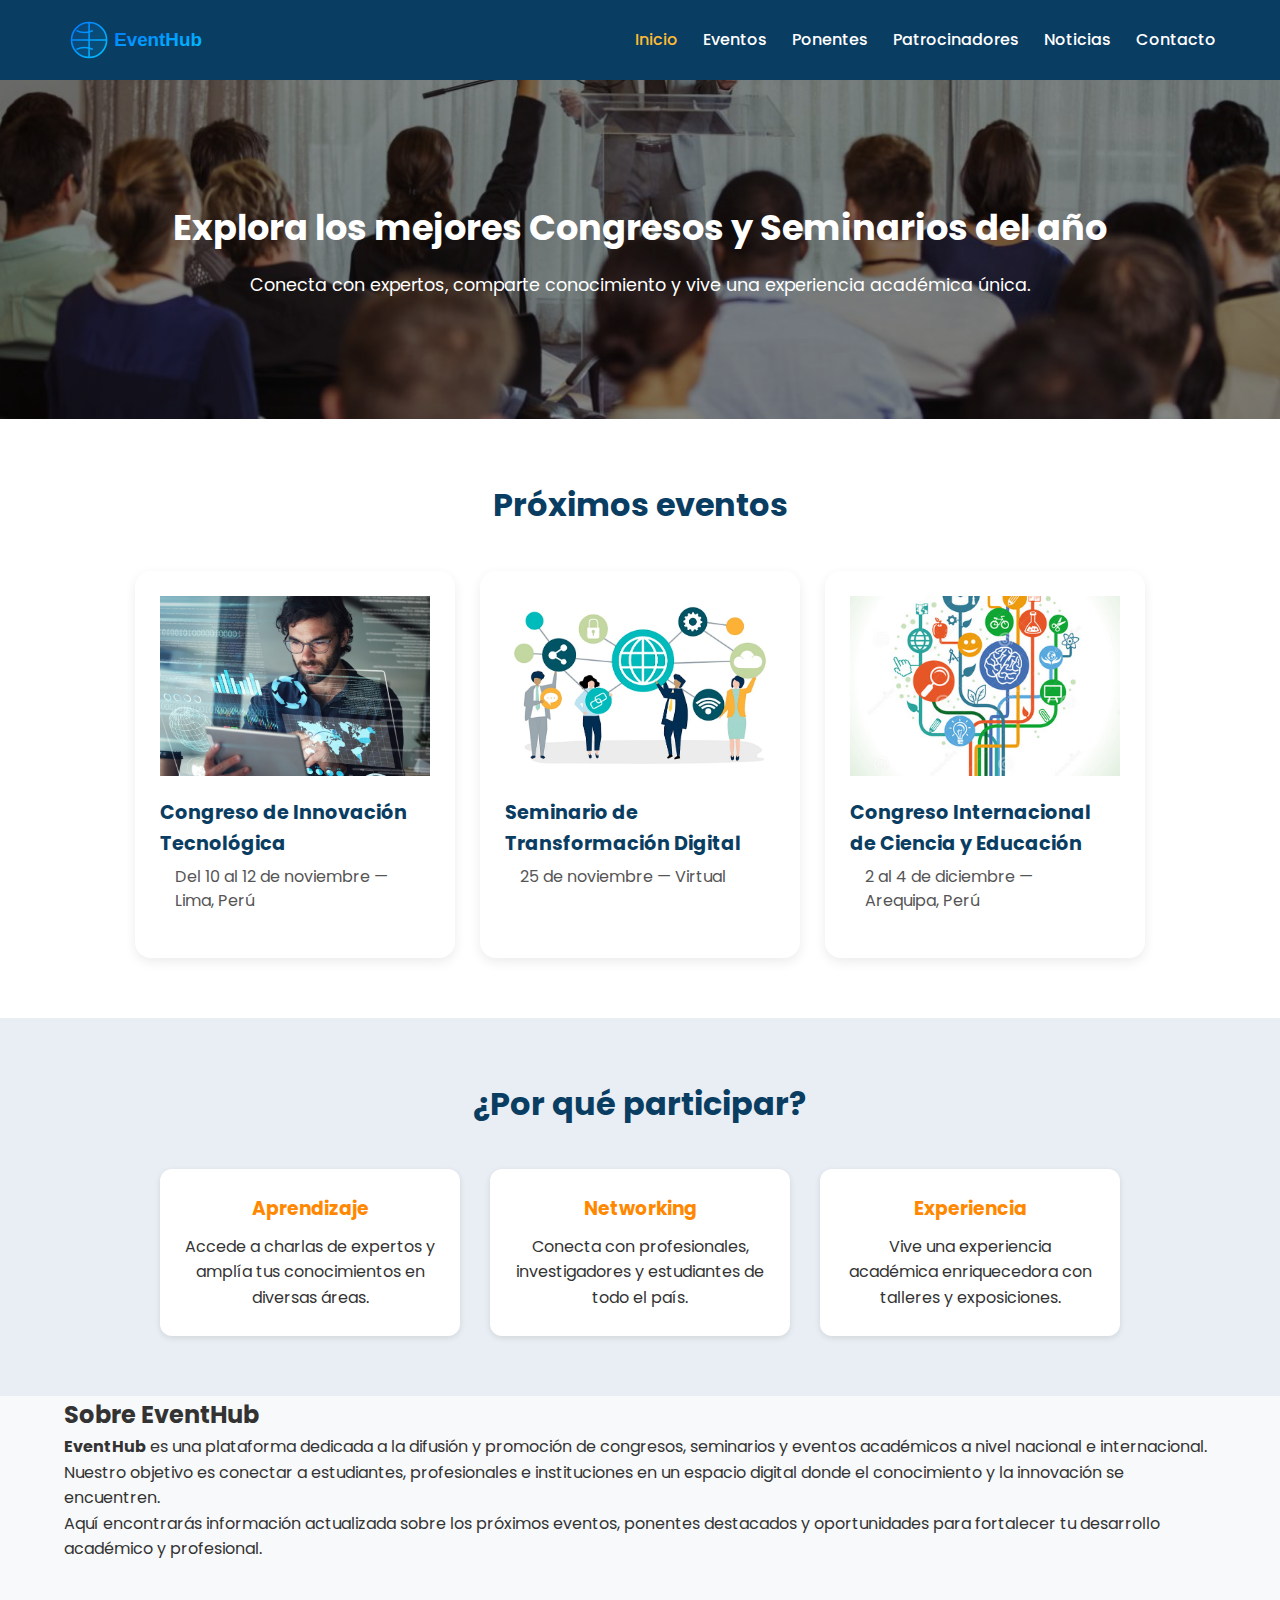
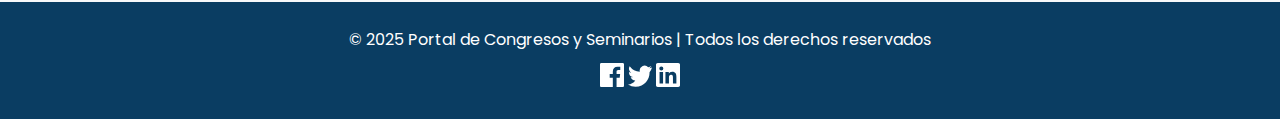
<file: index.html>
<!DOCTYPE html>
<html lang="es">
<head>
    <meta charset="UTF-8">
    <meta name="viewport" content="width=device-width, initial-scale=1.0">
    <title>EventHub | Portal de Congresos y Seminarios</title>
    <link rel="stylesheet" href="css/styles.css">
    <link href="https://fonts.googleapis.com/css2?family=Poppins:wght@300;500;700&display=swap" rel="stylesheet">
    <link rel="icon" type="image/svg+xml" href="img/logo.svg">
</head>
<body>
    <!-- Encabezado -->
    <header>
        <div class="container encabezado">
            <div class="logo">
                <img src="img/logo.svg" alt="Logo EventHub">
            </div>

            <nav>
                <ul class="nav-links">
                    <li><a href="index.html" class="active">Inicio</a></li>
                    <li><a href="eventos.html">Eventos</a></li>
                    <li><a href="ponentes.html">Ponentes</a></li>
                    <li><a href="patrocinadores.html">Patrocinadores</a></li>
                    <li><a href="noticias.html">Noticias</a></li>
                    <li><a href="contacto.html">Contacto</a></li>
                </ul>
            </nav>
        </div>
    </header>

    <!-- Banner principal -->
    <section class="banner">
        <div class="banner-text">
            <h2>Explora los mejores Congresos y Seminarios del año</h2>
            <p>Conecta con expertos, comparte conocimiento y vive una experiencia académica única.</p>
        </div>
    </section>

    <!-- Sección de próximos eventos -->
    <section class="eventos">
        <div class="container">
            <h2>Próximos eventos</h2>
            <div class="cards">
                <div class="card">
                    <img src="img/eventos/evento1.jpg" alt="Congreso de Innovación Tecnológica">
                    <h3>Congreso de Innovación Tecnológica</h3>
                    <p>Del 10 al 12 de noviembre — Lima, Perú</p>
                </div>
                <div class="card">
                    <img src="img/eventos/evento2.jpg" alt="Seminario de Transformación Digital">
                    <h3>Seminario de Transformación Digital</h3>
                    <p>25 de noviembre — Virtual</p>
                </div>
                <div class="card">
                    <img src="img/eventos/evento3.jpg" alt="Congreso Internacional de Ciencia y Educación">
                    <h3>Congreso Internacional de Ciencia y Educación</h3>
                    <p>2 al 4 de diciembre — Arequipa, Perú</p>
                </div>
            </div>
        </div>
    </section>

    <!-- Sección: Por qué participar -->
    <section class="beneficios">
        <div class="container">
            <h2>¿Por qué participar?</h2>
            <div class="beneficios-lista">
                <div class="beneficio">
                    <h3>Aprendizaje</h3>
                    <p>Accede a charlas de expertos y amplía tus conocimientos en diversas áreas.</p>
                </div>
                <div class="beneficio">
                    <h3>Networking</h3>
                    <p>Conecta con profesionales, investigadores y estudiantes de todo el país.</p>
                </div>
                <div class="beneficio">
                    <h3>Experiencia</h3>
                    <p>Vive una experiencia académica enriquecedora con talleres y exposiciones.</p>
                </div>
            </div>
        </div>
    </section>

    <!-- Nueva sección: Sobre EventHub -->
    <section class="sobre">
        <div class="container">
            <h2>Sobre EventHub</h2>
            <p>
                <strong>EventHub</strong> es una plataforma dedicada a la difusión y promoción de congresos, seminarios y eventos académicos
                a nivel nacional e internacional. Nuestro objetivo es conectar a estudiantes, profesionales e instituciones
                en un espacio digital donde el conocimiento y la innovación se encuentren.
            </p>
            <p>
                Aquí encontrarás información actualizada sobre los próximos eventos, ponentes destacados y oportunidades
                para fortalecer tu desarrollo académico y profesional.
            </p>
        </div>
    </section>

    <!-- Pie de página -->
    <footer>
        <div class="container">
            <p>© 2025 Portal de Congresos y Seminarios | Todos los derechos reservados</p>
            <div class="redes">
                <a href="#"><img src="iconos/facebook.svg" alt="Facebook"></a>
                <a href="#"><img src="iconos/twitter.svg" alt="Twitter"></a>
                <a href="#"><img src="iconos/linkedin.svg" alt="LinkedIn"></a>
            </div>
        </div>
    </footer>

    <!-- Script -->
    <script src="js/script.js"></script>
</body>
</html>
</file>
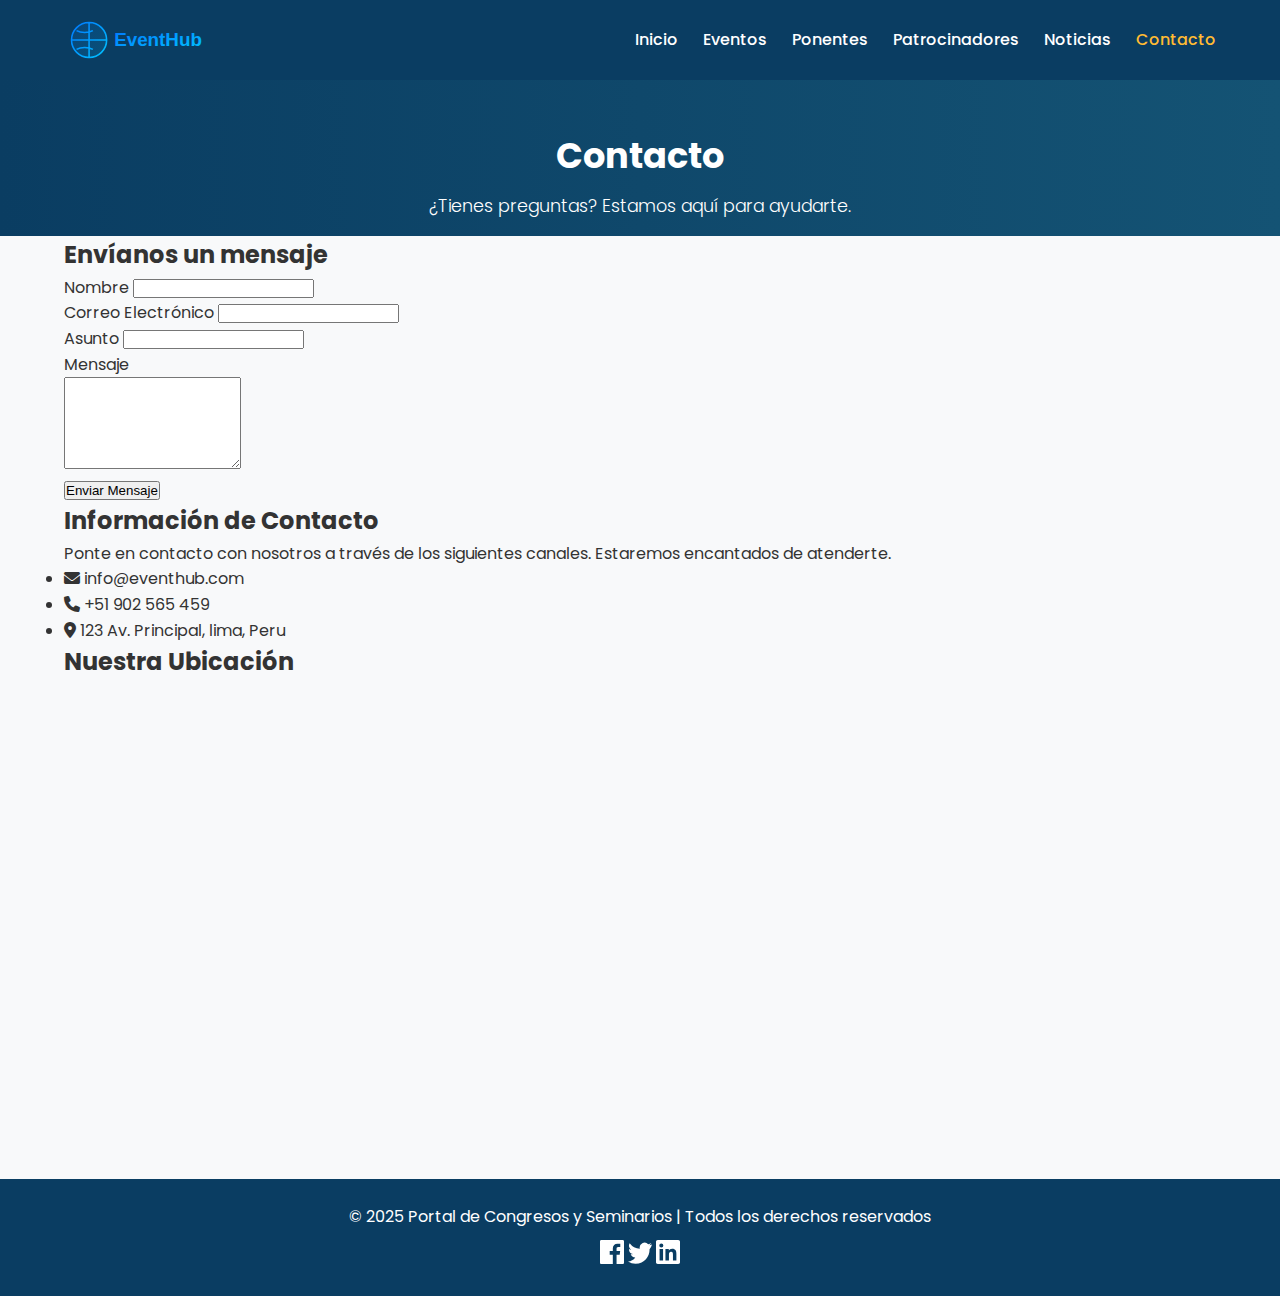
<file: contacto.html>
<!DOCTYPE html>
<html lang="es">
<head>
    <meta charset="UTF-8">
    <meta name="viewport" content="width=device-width, initial-scale=1.0">
    <title>Contacto - EventHub</title>
    
    <link rel="stylesheet" href="css/styles.css"> 
    
    <link rel="preconnect" href="https://fonts.googleapis.com">
    <link rel="preconnect" href="https://fonts.gstatic.com" crossorigin>
    <link href="https://fonts.googleapis.com/css2?family=Poppins:wght@300;400;500;600;700&display=swap" rel="stylesheet">
    
    <link rel="stylesheet" href="https://cdnjs.cloudflare.com/ajax/libs/font-awesome/6.0.0-beta3/css/all.min.css">
</head>
<body>

    <header>
    <div class="container">
      <div class="logo">
        <img src="img/logo.svg" alt="EventHub Logo">
      </div>
      <nav>
        <ul class="nav-links">
          <li><a href="index.html">Inicio</a></li>
          <li><a href="eventos.html" >Eventos</a></li>
          <li><a href="ponentes.html">Ponentes</a></li>
          <li><a href="patrocinadores.html">Patrocinadores</a></li>
          <li><a href="noticias.html">Noticias</a></li>
          <li><a href="contacto.html" class="active">Contacto</a></li>
        </ul>
      </nav>
    </div>
  </header>

    <main>
        <div class="titulo-seccion">
            <div class="container">
                <h1>Contacto</h1>
                <p>¿Tienes preguntas? Estamos aquí para ayudarte.</p>
            </div>
        </div>

        <section class="contact-section">
            <div class="container">
                <div class="contact-wrapper">
                    
                    <div class="contact-form">
                        <h2>Envíanos un mensaje</h2>
                        <form action="#" method="POST">
                            <div class="form-group">
                                <label for="nombre">Nombre</label>
                                <input type="text" id="nombre" name="nombre" required>
                            </div>
                            <div class="form-group">
                                <label for="email">Correo Electrónico</label>
                                <input type="email" id="email" name="email" required>
                            </div>
                            <div class="form-group">
                                <label for="asunto">Asunto</label>
                                <input type="text" id="asunto" name="asunto">
                            </div>
                            <div class="form-group">
                                <label for="mensaje">Mensaje</label>
                                <br>
                                <textarea id="mensaje" name="mensaje" rows="6" required></textarea>
                            </div>
                            <button type="submit" class="btn-submit">Enviar Mensaje</button>
                        </form>
                    </div>

                    <div class="contact-info">
                        <h2>Información de Contacto</h2>
                        <p>Ponte en contacto con nosotros a través de los siguientes canales. Estaremos encantados de atenderte.</p>
                        
                        <ul class="info-list">
                            <li>
                                <i class="fas fa-envelope"></i> <span>info@eventhub.com</span>
                            </li>
                            <li>
                                <i class="fas fa-phone"></i> <span>+51 902 565 459</span>
                            </li>
                            <li>
                                <i class="fas fa-map-marker-alt"></i> <span>123 Av. Principal, lima, Peru</span>
                            </li>
                        </ul>

                    </div>

                </div>

                <div class="map-container">
                    <h2>Nuestra Ubicación</h2>
                    <iframe 
                        src="https://www.google.com/maps/embed?pb=!1m18!1m12!1m3!1d3901.944351987823!2d-77.0368706851874!3d-12.0456816914693!2m3!1f0!2f0!3f0!3m2!1i1024!2i768!4f13.1!3m3!1m2!1s0x9105c8b5d3c8f8b3%3A0x6a2da6a2d3c8f8b3!2sPlaza%20Mayor%20de%20Lima!5e0!3m2!1ses!2spe!4v1678886000000" 
                        width="100%" 
                        height="450" 
                        style="border:0;" 
                        allowfullscreen="" 
                        loading="lazy" 
                        referrerpolicy="no-referrer-when-downgrade">
                    </iframe>
                </div>

            </div>
        </section>
    </main>

    <footer>
        <div class="container">
            <p>© 2025 Portal de Congresos y Seminarios | Todos los derechos reservados</p>
            <div class="redes">
                <a href="#"><img src="iconos/facebook.svg" alt="Facebook"></a>
                <a href="#"><img src="iconos/twitter.svg" alt="Twitter"></a>
                <a href="#"><img src="iconos/linkedin.svg" alt="LinkedIn"></a>
            </div>
        </div>
    </footer>

    <!-- Script -->
    <script src="js/script.js"></script>
</body>
</html>
</file>
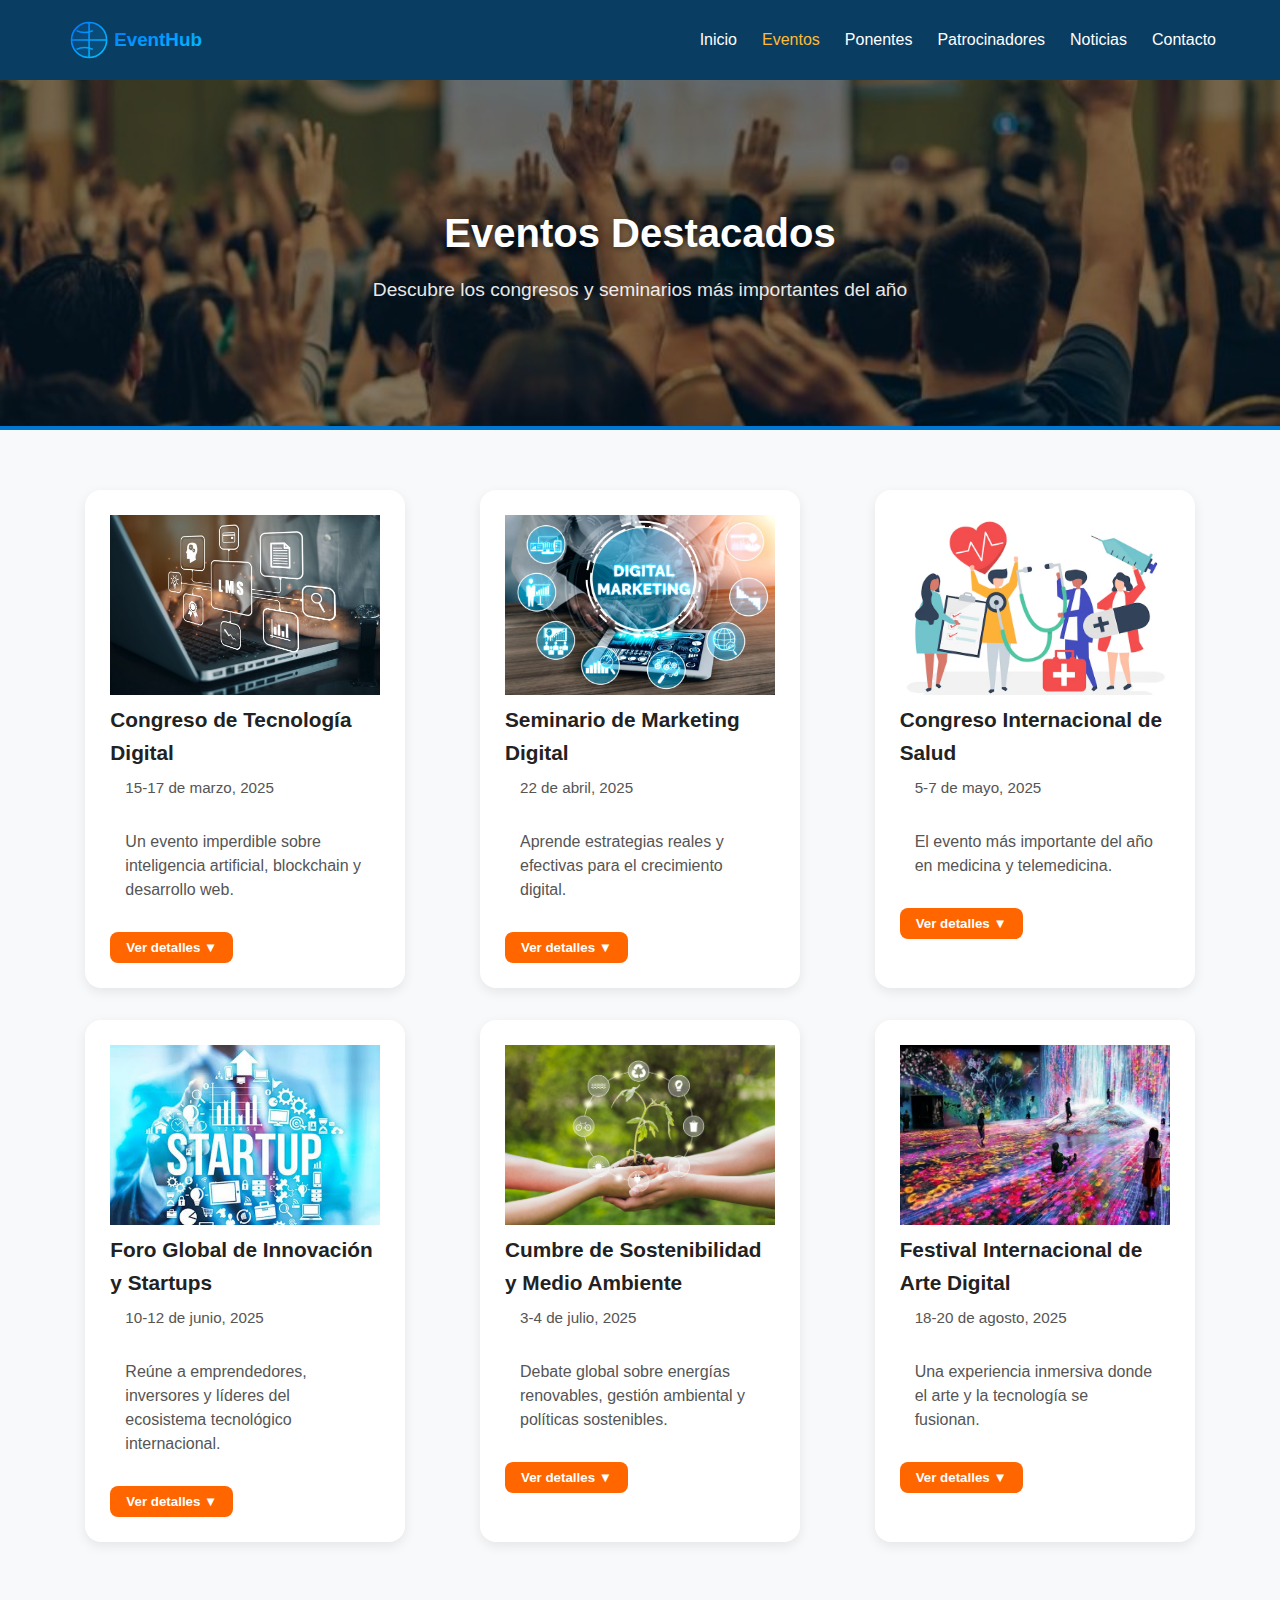
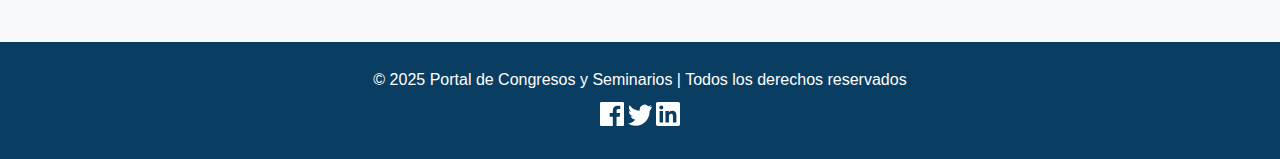
<file: eventos.html>
<!DOCTYPE html>
<html lang="es">
<head>
  <meta charset="UTF-8">
  <meta name="viewport" content="width=device-width, initial-scale=1.0">
  <title>EventHub | Eventos Destacados</title>
  <link rel="stylesheet" href="css/styles.css">
  <link href="https://fonts.googleapis.com/css2?family=Montserrat:wght@400;500;600;700&display=swap" rel="stylesheet">
</head>
<body>

  <!-- Encabezado -->
  <header>
    <div class="container">
      <div class="logo">
        <img src="img/logo.svg" alt="EventHub Logo">
      </div>
      <nav>
        <ul class="nav-links">
          <li><a href="index.html">Inicio</a></li>
          <li><a href="eventos.html" class="active">Eventos</a></li>
          <li><a href="ponentes.html">Ponentes</a></li>
          <li><a href="patrocinadores.html">Patrocinadores</a></li>
          <li><a href="noticias.html">Noticias</a></li>
          <li><a href="contacto.html">Contacto</a></li>
        </ul>
      </nav>
    </div>
  </header>

  <!-- Banner principal -->
  <section class="hero hero-eventos">
    <div class="overlay"></div>
    <div class="hero-content">
      <h1>Eventos Destacados</h1>
      <p>Descubre los congresos y seminarios más importantes del año</p>
    </div>
  </section>

  <!-- Lista de eventos -->
  <main class="container" style="padding: 60px 0;">
    <div class="grid-3">

      <!-- Evento 1 -->
      <article class="card">
        <img src="img/eventos/tecnologia.jpg" alt="Congreso de Tecnología Digital" class="event-img">
        <h2 class="event-title">Congreso de Tecnología Digital</h2>
        <p class="event-date">15-17 de marzo, 2025</p>
        <p>Un evento imperdible sobre inteligencia artificial, blockchain y desarrollo web.</p>
        <button class="btn toggle-btn" onclick="toggleDetails(this)">Ver detalles ▼</button>
        <div class="event-details">
          <p><strong>Lugar:</strong> Centro de Convenciones Madrid</p>
          <p><strong>Horario:</strong> 9:00 - 18:00</p>
          <p><strong>Precio:</strong> €299</p>
          <p><strong>Ponentes:</strong> 25+ expertos internacionales</p>
        </div>
      </article>

      <!-- Evento 2 -->
      <article class="card">
        <img src="img/eventos/marketing.jpg" alt="Seminario de Marketing Digital" class="event-img">
        <h2 class="event-title">Seminario de Marketing Digital</h2>
        <p class="event-date">22 de abril, 2025</p>
        <p>Aprende estrategias reales y efectivas para el crecimiento digital.</p>
        <button class="btn toggle-btn" onclick="toggleDetails(this)">Ver detalles ▼</button>
        <div class="event-details">
          <p><strong>Lugar:</strong> Hotel Business Center Barcelona</p>
          <p><strong>Horario:</strong> 10:00 - 17:00</p>
          <p><strong>Precio:</strong> €149</p>
          <p><strong>Ponentes:</strong> Especialistas en marketing digital</p>
        </div>
      </article>

      <!-- Evento 3 -->
      <article class="card">
        <img src="img/eventos/salud.jpg" alt="Congreso Internacional de Salud" class="event-img">
        <h2 class="event-title">Congreso Internacional de Salud</h2>
        <p class="event-date">5-7 de mayo, 2025</p>
        <p>El evento más importante del año en medicina y telemedicina.</p>
        <button class="btn toggle-btn" onclick="toggleDetails(this)">Ver detalles ▼</button>
        <div class="event-details">
          <p><strong>Lugar:</strong> Palacio de Congresos Valencia</p>
          <p><strong>Horario:</strong> 8:30 - 19:00</p>
          <p><strong>Precio:</strong> €450 / €250 (estudiantes)</p>
          <p><strong>Ponentes:</strong> 40+ médicos y expertos</p>
        </div>
      </article>

      <!-- Evento 4 -->
      <article class="card">
        <img src="img/eventos/startups.jpg" alt="Foro Global de Innovación y Startups" class="event-img">
        <h2 class="event-title">Foro Global de Innovación y Startups</h2>
        <p class="event-date">10-12 de junio, 2025</p>
        <p>Reúne a emprendedores, inversores y líderes del ecosistema tecnológico internacional.</p>
        <button class="btn toggle-btn" onclick="toggleDetails(this)">Ver detalles ▼</button>
        <div class="event-details">
          <p><strong>Lugar:</strong> Lisboa Convention Center</p>
          <p><strong>Horario:</strong> 9:30 - 18:30</p>
          <p><strong>Precio:</strong> €320</p>
          <p><strong>Ponentes:</strong> 60+ fundadores de startups y CEOs</p>
        </div>
      </article>

      <!-- Evento 5 -->
      <article class="card">
        <img src="img/eventos/sostenibilidad.jpg" alt="Cumbre de Sostenibilidad y Medio Ambiente" class="event-img">
        <h2 class="event-title">Cumbre de Sostenibilidad y Medio Ambiente</h2>
        <p class="event-date">3-4 de julio, 2025</p>
        <p>Debate global sobre energías renovables, gestión ambiental y políticas sostenibles.</p>
        <button class="btn toggle-btn" onclick="toggleDetails(this)">Ver detalles ▼</button>
        <div class="event-details">
          <p><strong>Lugar:</strong> Centro Ecológico de Berlín</p>
          <p><strong>Horario:</strong> 9:00 - 17:30</p>
          <p><strong>Precio:</strong> €200</p>
          <p><strong>Ponentes:</strong> 30 expertos en sostenibilidad</p>
        </div>
      </article>

      <!-- Evento 6 -->
      <article class="card">
        <img src="img/eventos/arte-digital.jpg" alt="Festival Internacional de Arte Digital" class="event-img">
        <h2 class="event-title">Festival Internacional de Arte Digital</h2>
        <p class="event-date">18-20 de agosto, 2025</p>
        <p>Una experiencia inmersiva donde el arte y la tecnología se fusionan.</p>
        <button class="btn toggle-btn" onclick="toggleDetails(this)">Ver detalles ▼</button>
        <div class="event-details">
          <p><strong>Lugar:</strong> Museo de Arte Contemporáneo de Buenos Aires</p>
          <p><strong>Horario:</strong> 11:00 - 20:00</p>
          <p><strong>Precio:</strong> €180</p>
          <p><strong>Ponentes:</strong> Artistas y tecnólogos de 15 países</p>
        </div>
      </article>

    </div>
  </main>

    <!-- Pie de página -->
    <footer>
        <div class="container">
            <p>© 2025 Portal de Congresos y Seminarios | Todos los derechos reservados</p>
            <div class="redes">
                <a href="#"><img src="iconos/facebook.svg" alt="Facebook"></a>
                <a href="#"><img src="iconos/twitter.svg" alt="Twitter"></a>
                <a href="#"><img src="iconos/linkedin.svg" alt="LinkedIn"></a>
            </div>
        </div>
    </footer>

    <!-- Script -->
    <script src="js/script.js"></script>

  <script>
    function toggleDetails(button) {
      const details = button.nextElementSibling;
      const isOpen = details.style.display === 'block';
      details.style.display = isOpen ? 'none' : 'block';
      button.textContent = isOpen ? 'Ver detalles ▼' : 'Ocultar detalles ▲';
    }
  </script>

</body>
</html>
</file>
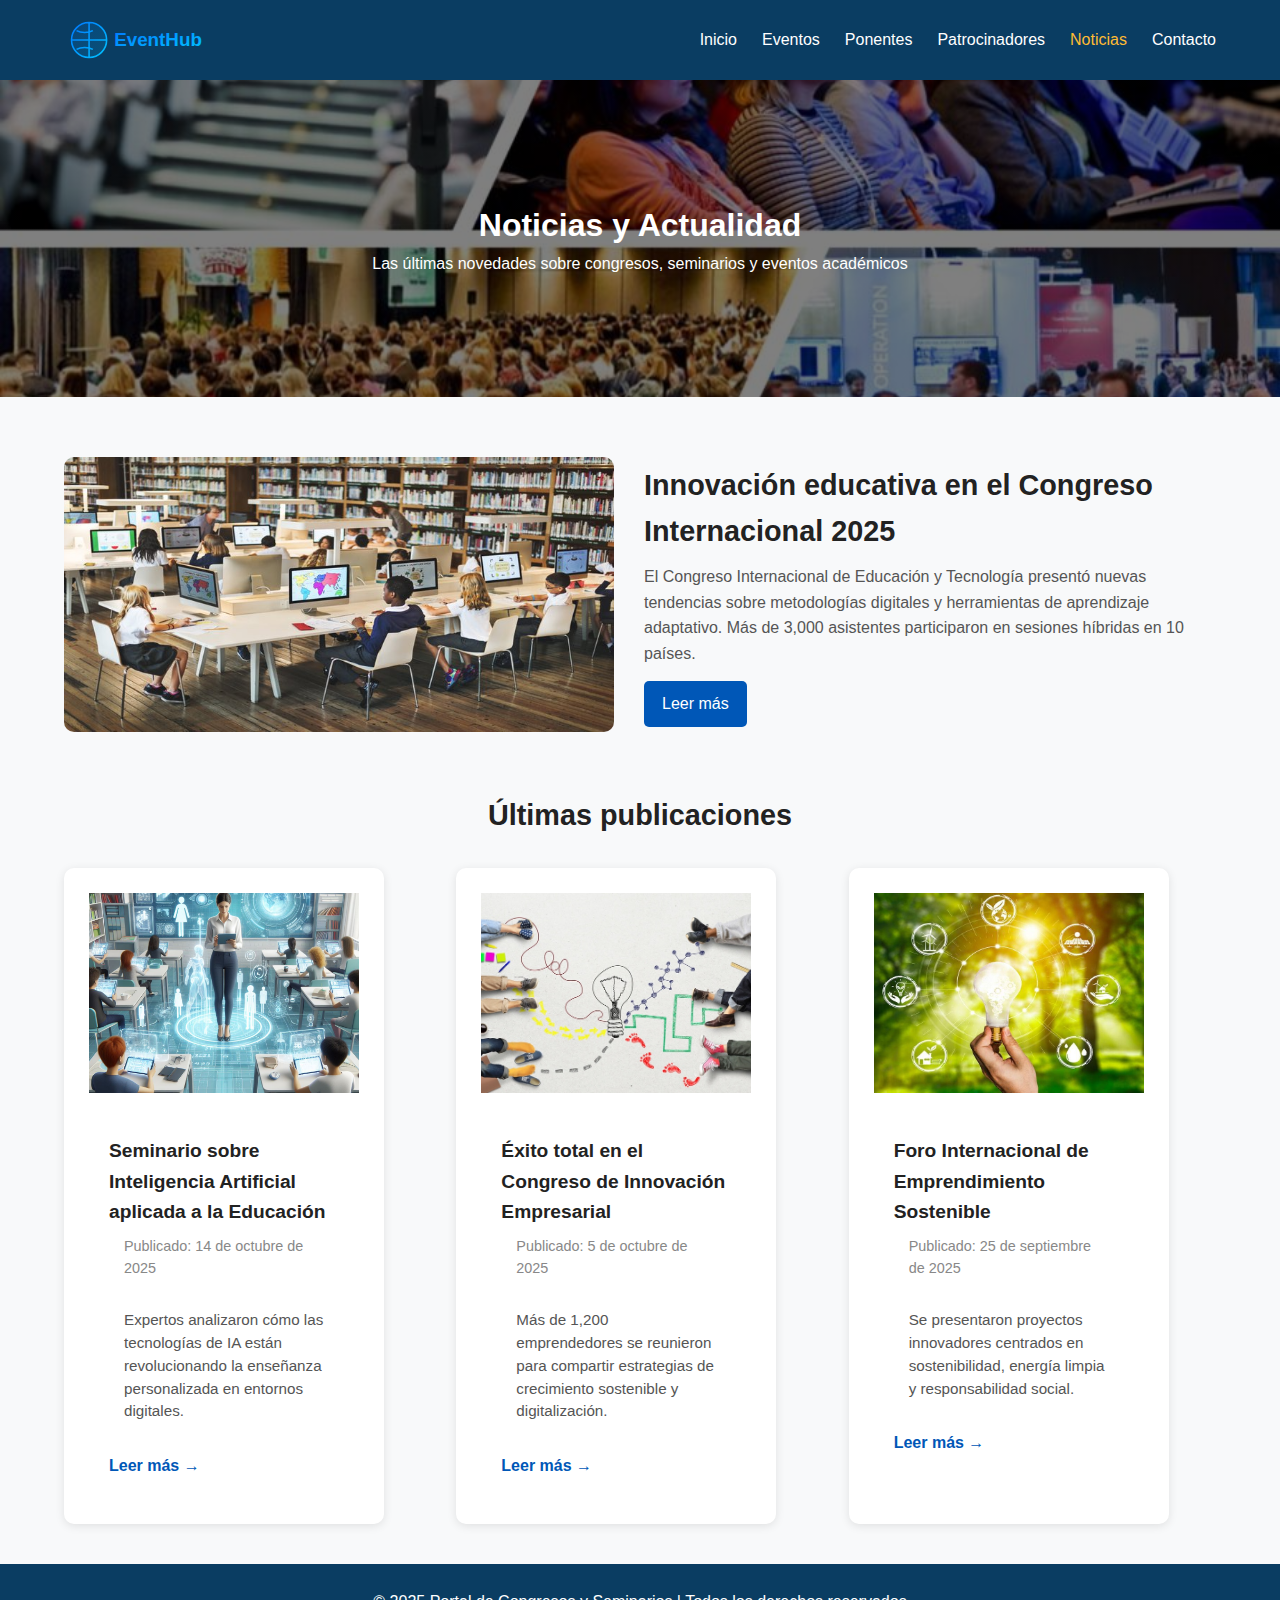
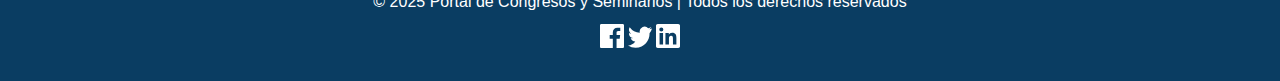
<file: noticias.html>
<!DOCTYPE html>
<html lang="es">
<head>
  <meta charset="UTF-8">
  <meta name="viewport" content="width=device-width, initial-scale=1.0">
  <title>EventHub | Noticias y Actualidad</title>
  <link rel="stylesheet" href="css/styles.css">
  <link href="https://fonts.googleapis.com/css2?family=Montserrat:wght@400;500;600;700;800&display=swap" rel="stylesheet">
</head>
<body>

  <!-- Encabezado -->
  <header>
    <div class="container">
      <div class="logo">
        <img src="img/logo.svg" alt="EventHub Logo">
      </div>
      <nav>
        <ul class="nav-links">
          <li><a href="index.html">Inicio</a></li>
          <li><a href="eventos.html">Eventos</a></li>
          <li><a href="ponentes.html">Ponentes</a></li>
          <li><a href="patrocinadores.html">Patrocinadores</a></li>
          <li><a href="noticias.html" class="active">Noticias</a></li>
          <li><a href="contacto.html">Contacto</a></li>
        </ul>
      </nav>
    </div>
  </header>

  <!-- Hero / Banner -->
  <section class="hero hero-noticias">
    <div class="container">
      <h1>Noticias y Actualidad</h1>
      <p>Las últimas novedades sobre congresos, seminarios y eventos académicos</p>
    </div>
  </section>

  <!-- Noticia destacada -->
  <section class="featured-news">
    <div class="container">
      <article class="featured-article">
        <img src="img/noticias/destacada.jpg" alt="Noticia destacada">
        <div class="featured-content">
          <h2>Innovación educativa en el Congreso Internacional 2025</h2>
          <p>El Congreso Internacional de Educación y Tecnología presentó nuevas tendencias sobre metodologías digitales y herramientas de aprendizaje adaptativo. Más de 3,000 asistentes participaron en sesiones híbridas en 10 países.</p>
          <a href="#" class="btn">Leer más</a>
        </div>
      </article>
    </div>
  </section>

  <!-- Lista de noticias -->
  <section class="news-list">
    <div class="container">
      <h2 class="section-title">Últimas publicaciones</h2>
      <div class="cards">
        
        <article class="card">
          <img src="img/noticias/n1.jpg" alt="Seminario online">
          <div class="card-content">
            <h3>Seminario sobre Inteligencia Artificial aplicada a la Educación</h3>
            <p class="date">Publicado: 14 de octubre de 2025</p>
            <p>Expertos analizaron cómo las tecnologías de IA están revolucionando la enseñanza personalizada en entornos digitales.</p>
            <a href="#" class="read-more">Leer más →</a>
          </div>
        </article>

        <article class="card">
          <img src="img/noticias/n2.jpg" alt="Congreso de Innovación">
          <div class="card-content">
            <h3>Éxito total en el Congreso de Innovación Empresarial</h3>
            <p class="date">Publicado: 5 de octubre de 2025</p>
            <p>Más de 1,200 emprendedores se reunieron para compartir estrategias de crecimiento sostenible y digitalización.</p>
            <a href="#" class="read-more">Leer más →</a>
          </div>
        </article>

        <article class="card">
          <img src="img/noticias/n3.jpg" alt="Foro internacional">
          <div class="card-content">
            <h3>Foro Internacional de Emprendimiento Sostenible</h3>
            <p class="date">Publicado: 25 de septiembre de 2025</p>
            <p>Se presentaron proyectos innovadores centrados en sostenibilidad, energía limpia y responsabilidad social.</p>
            <a href="#" class="read-more">Leer más →</a>
          </div>
        </article>

      </div>
    </div>
  </section>

    <!-- Pie de página -->
    <footer>
        <div class="container">
            <p>© 2025 Portal de Congresos y Seminarios | Todos los derechos reservados</p>
            <div class="redes">
                <a href="#"><img src="iconos/facebook.svg" alt="Facebook"></a>
                <a href="#"><img src="iconos/twitter.svg" alt="Twitter"></a>
                <a href="#"><img src="iconos/linkedin.svg" alt="LinkedIn"></a>
            </div>
        </div>
    </footer>

    <!-- Script -->
    <script src="js/script.js"></script>

</body>
</html>
</file>
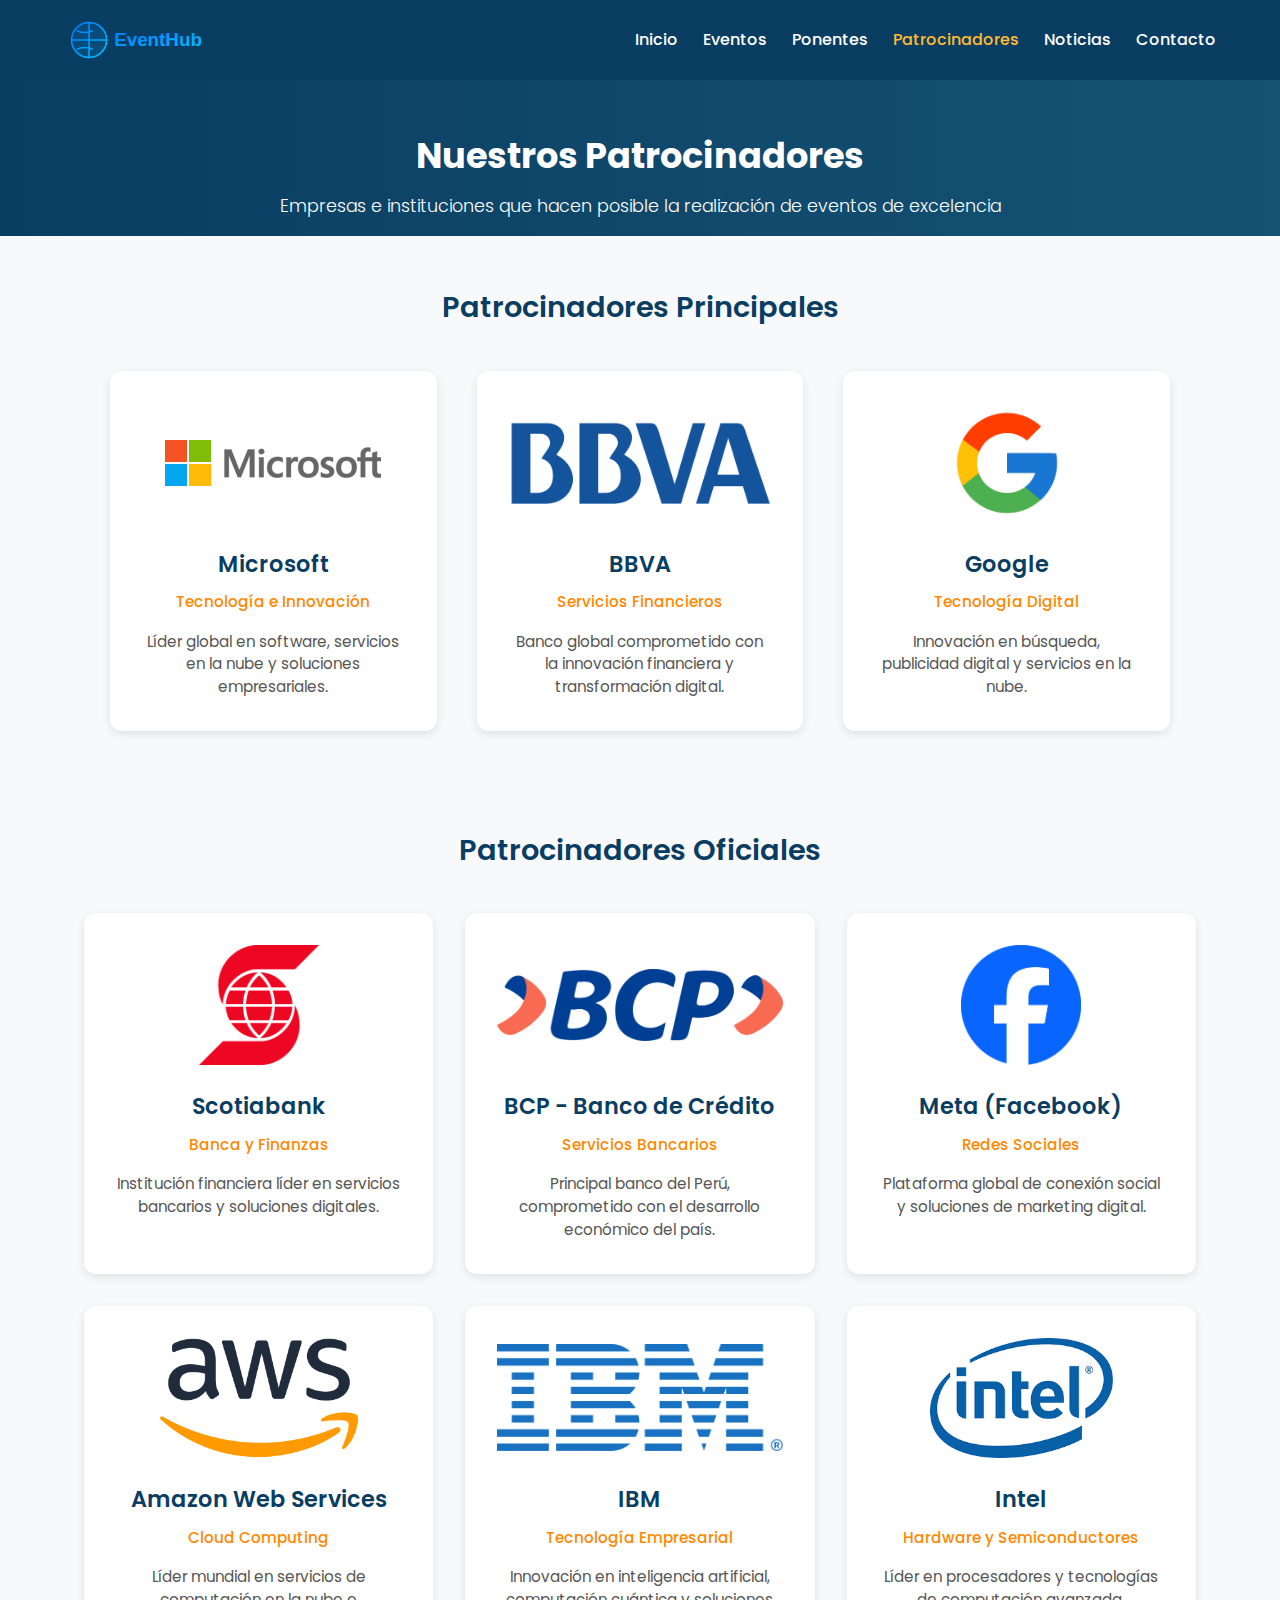
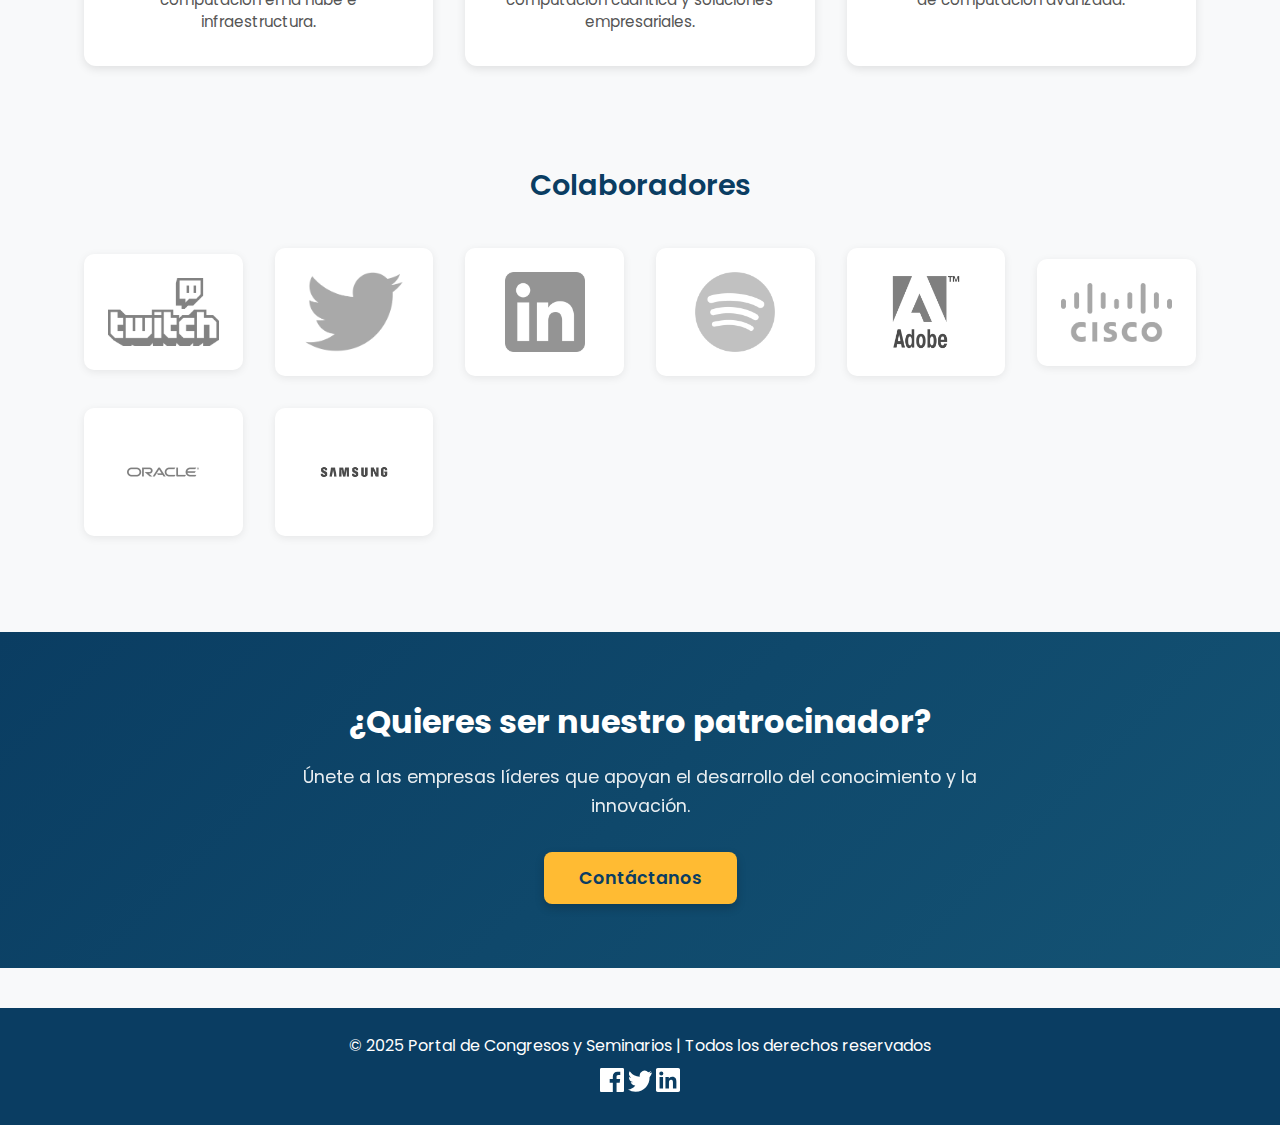
<file: patrocinadores.html>
<!DOCTYPE html>
<html lang="es">
<head>
  <meta charset="UTF-8">
  <meta name="viewport" content="width=device-width, initial-scale=1.0">
  <title>EventHub | Patrocinadores</title>
  <link rel="stylesheet" href="css/styles.css">
  <link href="https://fonts.googleapis.com/css2?family=Poppins:wght@300;500;700&display=swap" rel="stylesheet">
</head>
<body>

  <!-- Encabezado -->
  <header>
    <div class="container">
      <div class="logo">
        <img src="img/logo.svg" alt="EventHub Logo">
      </div>
      <nav>
        <ul class="nav-links">
          <li><a href="index.html">Inicio</a></li>
          <li><a href="eventos.html">Eventos</a></li>
          <li><a href="ponentes.html">Ponentes</a></li>
          <li><a href="patrocinadores.html" class="active">Patrocinadores</a></li>
          <li><a href="noticias.html">Noticias</a></li>
          <li><a href="contacto.html">Contacto</a></li>
        </ul>
      </nav>
    </div>
  </header>

  <!-- Sección principal -->
  <main>
    <section class="titulo-seccion">
      <h1>Nuestros Patrocinadores</h1>
      <p>Empresas e instituciones que hacen posible la realización de eventos de excelencia</p>
    </section>

    <!-- Patrocinadores Principales -->
    <section class="patrocinadores-section">
      <div class="container">
        <h2 class="category-title">Patrocinadores Principales</h2>
        <div class="patrocinadores-grid principal">
          
          <div class="patrocinador-card">
            <div class="logo-container">
              <img src="img/patrocinadores/microsoft.png" alt="Microsoft">
            </div>
            <h3>Microsoft</h3>
            <p class="sector">Tecnología e Innovación</p>
            <p class="descripcion">Líder global en software, servicios en la nube y soluciones empresariales.</p>
          </div>

          <div class="patrocinador-card">
            <div class="logo-container">
              <img src="img/patrocinadores/bbva.png" alt="BBVA">
            </div>
            <h3>BBVA</h3>
            <p class="sector">Servicios Financieros</p>
            <p class="descripcion">Banco global comprometido con la innovación financiera y transformación digital.</p>
          </div>

          <div class="patrocinador-card">
            <div class="logo-container">
              <img src="img/patrocinadores/google.png" alt="Google">
            </div>
            <h3>Google</h3>
            <p class="sector">Tecnología Digital</p>
            <p class="descripcion">Innovación en búsqueda, publicidad digital y servicios en la nube.</p>
          </div>

        </div>
      </div>
    </section>

    <!-- Patrocinadores Oficiales -->
    <section class="patrocinadores-section alt-bg">
      <div class="container">
        <h2 class="category-title">Patrocinadores Oficiales</h2>
        <div class="patrocinadores-grid">
          
          <div class="patrocinador-card">
            <div class="logo-container">
              <img src="img/patrocinadores/scotiabank.png" alt="Scotiabank">
            </div>
            <h3>Scotiabank</h3>
            <p class="sector">Banca y Finanzas</p>
            <p class="descripcion">Institución financiera líder en servicios bancarios y soluciones digitales.</p>
          </div>

          <div class="patrocinador-card">
            <div class="logo-container">
              <img src="img/patrocinadores/bcp.png" alt="BCP">
            </div>
            <h3>BCP - Banco de Crédito</h3>
            <p class="sector">Servicios Bancarios</p>
            <p class="descripcion">Principal banco del Perú, comprometido con el desarrollo económico del país.</p>
          </div>

          <div class="patrocinador-card">
            <div class="logo-container">
              <img src="img/patrocinadores/facebook.png" alt="Meta Facebook">
            </div>
            <h3>Meta (Facebook)</h3>
            <p class="sector">Redes Sociales</p>
            <p class="descripcion">Plataforma global de conexión social y soluciones de marketing digital.</p>
          </div>

          <div class="patrocinador-card">
            <div class="logo-container">
              <img src="img/patrocinadores/aws.png" alt="Amazon Web Services">
            </div>
            <h3>Amazon Web Services</h3>
            <p class="sector">Cloud Computing</p>
            <p class="descripcion">Líder mundial en servicios de computación en la nube e infraestructura.</p>
          </div>

          <div class="patrocinador-card">
            <div class="logo-container">
              <img src="img/patrocinadores/ibm.png" alt="IBM">
            </div>
            <h3>IBM</h3>
            <p class="sector">Tecnología Empresarial</p>
            <p class="descripcion">Innovación en inteligencia artificial, computación cuántica y soluciones empresariales.</p>
          </div>

          <div class="patrocinador-card">
            <div class="logo-container">
              <img src="img/patrocinadores/intel.png" alt="Intel">
            </div>
            <h3>Intel</h3>
            <p class="sector">Hardware y Semiconductores</p>
            <p class="descripcion">Líder en procesadores y tecnologías de computación avanzada.</p>
          </div>

        </div>
      </div>
    </section>

    <!-- Colaboradores -->
    <section class="patrocinadores-section">
      <div class="container">
        <h2 class="category-title">Colaboradores</h2>
        <div class="colaboradores-grid">
          <div class="colaborador-logo">
            <img src="img/patrocinadores/twitch.png" alt="Twitch">
          </div>
          <div class="colaborador-logo">
            <img src="img/patrocinadores/twitter.png" alt="Twitter">
          </div>
          <div class="colaborador-logo">
            <img src="img/patrocinadores/linkedin.png" alt="LinkedIn">
          </div>
          <div class="colaborador-logo">
            <img src="img/patrocinadores/spotify.png" alt="Spotify">
          </div>
          <div class="colaborador-logo">
            <img src="img/patrocinadores/adobe.png" alt="Adobe">
          </div>
          <div class="colaborador-logo">
            <img src="img/patrocinadores/cisco.png" alt="Cisco">
          </div>
          <div class="colaborador-logo">
            <img src="img/patrocinadores/oracle.png" alt="Oracle">
          </div>
          <div class="colaborador-logo">
            <img src="img/patrocinadores/samsung.png" alt="Samsung">
          </div>
        </div>
      </div>
    </section>

    <!-- Llamado a la acción -->
    <section class="cta-patrocinio">
      <div class="container">
        <div class="cta-content">
          <h2>¿Quieres ser nuestro patrocinador?</h2>
          <p>Únete a las empresas líderes que apoyan el desarrollo del conocimiento y la innovación.</p>
          <a href="contacto.html" class="btn-cta">Contáctanos</a>
        </div>
      </div>
    </section>

  </main>

  <!-- Pie de página -->
  <footer>
    <div class="container">
      <p>© 2025 Portal de Congresos y Seminarios | Todos los derechos reservados</p>
      <div class="redes">
        <a href="#"><img src="iconos/facebook.svg" alt="Facebook"></a>
        <a href="#"><img src="iconos/twitter.svg" alt="Twitter"></a>
        <a href="#"><img src="iconos/linkedin.svg" alt="LinkedIn"></a>
      </div>
    </div>
  </footer>

  <script src="js/script.js"></script>
</body>
</html>
</file>
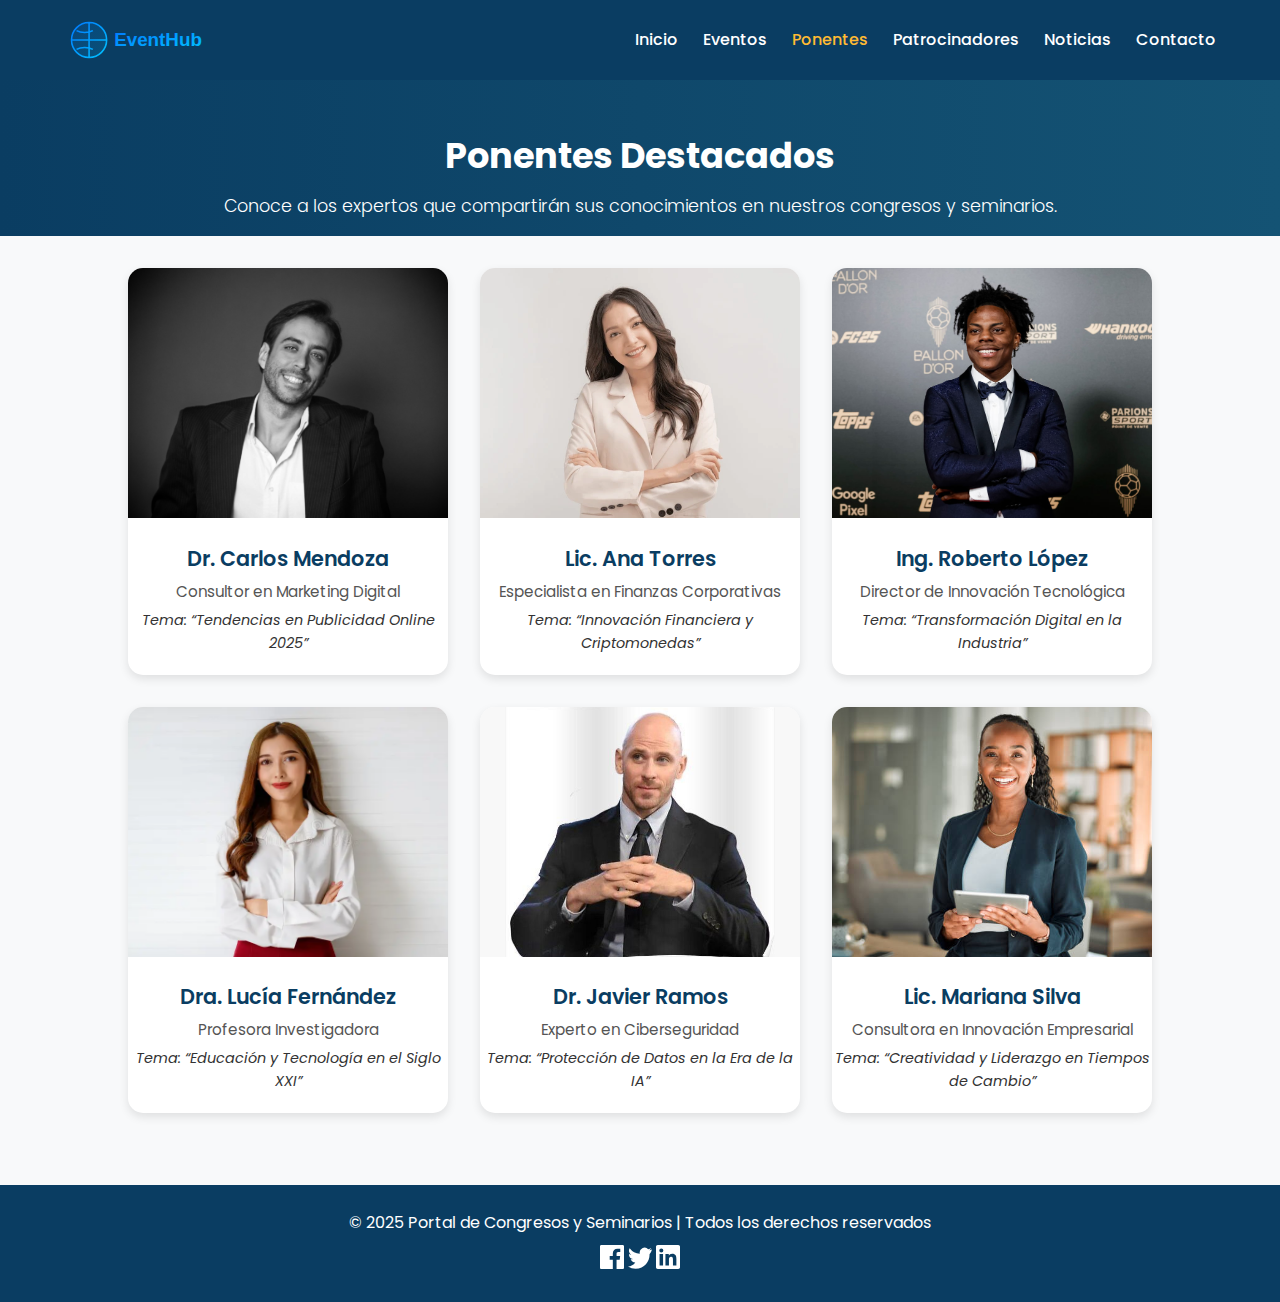
<file: ponentes.html>
<!DOCTYPE html>
<html lang="es">
<head>
  <meta charset="UTF-8">
  <meta name="viewport" content="width=device-width, initial-scale=1.0">
  <title>EventHub | Ponentes Destacados</title>
  <link rel="stylesheet" href="css/styles.css">
  <link href="https://fonts.googleapis.com/css2?family=Poppins:wght@300;500;700&display=swap" rel="stylesheet">
</head>
<body>

  <!-- Encabezado -->
  <header>
    <div class="container">
      <div class="logo">
        <img src="img/logo.svg" alt="EventHub Logo">
      </div>
      <nav>
        <ul class="nav-links">
          <li><a href="index.html">Inicio</a></li>
          <li><a href="eventos.html">Eventos</a></li>
          <li><a href="ponentes.html" class="active">Ponentes</a></li>
          <li><a href="patrocinadores.html">Patrocinadores</a></li>
          <li><a href="noticias.html">Noticias</a></li>
          <li><a href="contacto.html">Contacto</a></li>
        </ul>
      </nav>
    </div>
  </header>

  <!-- Sección principal -->
  <main>
    <section class="titulo-seccion">
      <h1>Ponentes Destacados</h1>
      <p>Conoce a los expertos que compartirán sus conocimientos en nuestros congresos y seminarios.</p>
    </section>

    <section class="ponentes">
      <div class="tarjeta-ponente">
        <img src="img/ponentes/ponente1.jpg" alt="Ponente 1">
        <h3>Dr. Carlos Mendoza</h3>
        <p class="cargo">Consultor en Marketing Digital</p>
        <p class="tema">Tema: “Tendencias en Publicidad Online 2025”</p>
      </div>

      <div class="tarjeta-ponente">
        <img src="img/ponentes/ponente2.jpg" alt="Ponente 2">
        <h3>Lic. Ana Torres</h3>
        <p class="cargo">Especialista en Finanzas Corporativas</p>
        <p class="tema">Tema: “Innovación Financiera y Criptomonedas”</p>
      </div>

      <div class="tarjeta-ponente">
        <img src="img/ponentes/ponente3.jpg" alt="Ponente 3">
        <h3>Ing. Roberto López</h3>
        <p class="cargo">Director de Innovación Tecnológica</p>
        <p class="tema">Tema: “Transformación Digital en la Industria”</p>
      </div>

      <div class="tarjeta-ponente">
        <img src="img/ponentes/ponente4.jpg" alt="Ponente 4">
        <h3>Dra. Lucía Fernández</h3>
        <p class="cargo">Profesora Investigadora</p>
        <p class="tema">Tema: “Educación y Tecnología en el Siglo XXI”</p>
      </div>

      <!-- Ponente nuevo 1 -->
      <div class="tarjeta-ponente">
        <img src="img/ponentes/ponente5.jpg" alt="Ponente 5">
        <h3>Dr. Javier Ramos</h3>
        <p class="cargo">Experto en Ciberseguridad</p>
        <p class="tema">Tema: “Protección de Datos en la Era de la IA”</p>
      </div>

      <!-- Ponente nuevo 2 -->
      <div class="tarjeta-ponente">
        <img src="img/ponentes/ponente6.jpg" alt="Ponente 6">
        <h3>Lic. Mariana Silva</h3>
        <p class="cargo">Consultora en Innovación Empresarial</p>
        <p class="tema">Tema: “Creatividad y Liderazgo en Tiempos de Cambio”</p>
      </div>
    </section>
  </main>

  <!-- Pie de página -->
  <footer>
    <div class="container">
      <p>© 2025 Portal de Congresos y Seminarios | Todos los derechos reservados</p>
      <div class="redes">
        <a href="#"><img src="iconos/facebook.svg" alt="Facebook"></a>
        <a href="#"><img src="iconos/twitter.svg" alt="Twitter"></a>
        <a href="#"><img src="iconos/linkedin.svg" alt="LinkedIn"></a>
      </div>
    </div>
  </footer>

  <script src="js/script.js"></script>
</body>
</html>
</file>
<file: css/styles.css>
/* ---------------------------
   Estilos generales
---------------------------- */
* {
    margin: 0;
    padding: 0;
    box-sizing: border-box;
}

body {
    font-family: 'Poppins', sans-serif;
    color: #333;
    background-color: #f8f9fa;
    line-height: 1.6;
}

/* Contenedor general */
.container {
    width: 90%;
    max-width: 1200px;
    margin: 0 auto;
}

/* ---------------------------
   Encabezado y navegación
---------------------------- */
header {
    background-color: #0a3d62;
    color: #fff;
    padding: 15px 0;
    position: sticky;
    top: 0;
    z-index: 10;
}

header .container {
    display: flex;
    align-items: center;
    justify-content: space-between;
    flex-wrap: wrap;
}

/* --- Logo (imagen SVG o PNG) --- */
.logo img {
    height: 50px;
    width: auto;
    vertical-align: middle;
}

/* Compatibilidad con .encabezado en otras páginas */
.encabezado .logo img {
    height: 50px;
    width: auto;
    vertical-align: middle;
}

nav {
    display: flex;
    align-items: center;
}

.nav-links {
    list-style: none;
    display: flex;
    gap: 25px;
    margin: 0;
}

.nav-links a {
    text-decoration: none;
    color: #fff;
    font-weight: 500;
    transition: color 0.3s;
}

.nav-links a:hover,
.nav-links a.active {
    color: #ffbb33;
}

/* ---------------------------
   Banner principal
---------------------------- */
.banner {
    background: url('../img/banner.jpg') center/cover no-repeat;
    color: #fff;
    text-align: center;
    padding: 120px 20px;
    position: relative;
}

.banner::after {
    content: "";
    position: absolute;
    top: 0; left: 0;
    width: 100%; height: 100%;
    background: rgba(0,0,0,0.45);
}

.banner-text {
    position: relative;
    z-index: 1;
}

.banner h2 {
    font-size: 2.2em;
    margin-bottom: 15px;
}

.banner p {
    font-size: 1.1em;
}

/* ---------------------------
   Sección de eventos
---------------------------- */
.eventos {
    padding: 60px 0;
    background-color: #fff;
    text-align: center;
}

.eventos h2 {
    font-size: 2em;
    margin-bottom: 40px;
    color: #0a3d62;
}

.cards {
    display: flex;
    flex-wrap: wrap;
    justify-content: center;
    gap: 25px;
}

.card {
    background: #f0f3f5;
    border-radius: 12px;
    overflow: hidden;
    width: 320px;
    box-shadow: 0 3px 8px rgba(0,0,0,0.1);
    transition: transform 0.3s, box-shadow 0.3s;
}

.card:hover {
    transform: translateY(-6px);
    box-shadow: 0 6px 14px rgba(0,0,0,0.15);
}

.card img {
    width: 100%;
    height: 180px;
    object-fit: cover;
}

.card h3 {
    color: #0a3d62;
    margin: 15px 0 5px;
    font-size: 1.2em;
}

.card p {
    padding: 0 15px 20px;
    color: #555;
}

/* ---------------------------
   Sección de beneficios
---------------------------- */
.beneficios {
    padding: 60px 0;
    background-color: #e8eef3;
    text-align: center;
}

.beneficios h2 {
    font-size: 2em;
    margin-bottom: 40px;
    color: #0a3d62;
}

.beneficios-lista {
    display: flex;
    flex-wrap: wrap;
    justify-content: center;
    gap: 30px;
}

.beneficio {
    background: #fff;
    border-radius: 12px;
    padding: 25px;
    width: 300px;
    box-shadow: 0 2px 6px rgba(0,0,0,0.1);
    transition: transform 0.3s;
}

.beneficio:hover {
    transform: translateY(-5px);
}

.beneficio h3 {
    color: #ff8800;
    margin-bottom: 10px;
}

/* ---------------------------
   Pie de página
---------------------------- */
footer {
    background-color: #0a3d62;
    color: #fff;
    text-align: center;
    padding: 25px 10px;
    margin-top: 40px;
}

footer p {
    margin-bottom: 10px;
}

.social-links a {
    color: #ffbb33;
    text-decoration: none;
    margin: 0 8px;
    font-weight: 500;
}

.social-links a:hover {
    text-decoration: underline;
}

/* ---------------------------
   Responsive
---------------------------- */
@media (max-width: 768px) {
    nav {
        float: none;
        margin-top: 10px;
    }

    .nav-links {
        flex-direction: column;
        align-items: center;
        gap: 10px;
    }

    .cards, .beneficios-lista {
        flex-direction: column;
        align-items: center;
    }

    .banner h2 {
        font-size: 1.6em;
    }
}

/* ===== PONENTES ===== */
.ponentes {
  display: grid;
  grid-template-columns: repeat(auto-fit, minmax(250px, 1fr));
  gap: 2rem;
  padding: 2rem 10%;
  background-color: #f8f9fa;
}

.tarjeta-ponente {
  background-color: #fff;
  border-radius: 15px;
  box-shadow: 0 4px 10px rgba(0,0,0,0.1);
  overflow: hidden;
  text-align: center;
  transition: transform 0.3s ease, box-shadow 0.3s ease;
}

.tarjeta-ponente:hover {
  transform: translateY(-6px);
  box-shadow: 0 8px 16px rgba(0,0,0,0.15);
}

.tarjeta-ponente img {
  width: 100%;
  height: 250px;
  object-fit: cover;
}

.tarjeta-ponente h3 {
  margin: 1rem 0 0.3rem;
  font-size: 1.3rem;
  color: #0a3d62;
  font-weight: 600;
}

.tarjeta-ponente .cargo {
  color: #555;
  font-size: 0.95rem;
  margin-bottom: 0.3rem;
}

.tarjeta-ponente .tema {
  color: #333;
  font-size: 0.9rem;
  font-style: italic;
  margin-bottom: 1.2rem;
}

/* ===== TÍTULO DE SECCIÓN ===== */
.titulo-seccion {
  text-align: center;
  padding: 3rem 10% 1rem;
  background: linear-gradient(to right, #0a3d62, #145374);
  color: white;
}

.titulo-seccion h1 {
  font-size: 2.2rem;
  margin-bottom: 0.5rem;
}

.titulo-seccion p {
  font-weight: 300;
  font-size: 1.1rem;
}

/* === Estilos adicionales para noticias.html === */

.hero-section {
  text-align: center;
  color: #fff;
  padding: 100px 20px;
  background-size: cover;
  background-position: center;
}

.hero-section h1 {
  font-size: 2.5em;
  margin-bottom: 10px;
  font-weight: 700;
}

.hero-section p {
  font-size: 1.1em;
  opacity: 0.9;
}

.featured-news .featured-article h2 {
  font-size: 1.8em;
  margin-bottom: 10px;
  color: #222;
}

.featured-news .featured-article p {
  font-size: 1em;
  color: #555;
  margin-bottom: 15px;
}

.featured-news .btn {
  display: inline-block;
  padding: 10px 18px;
  background-color: #0057b7;
  color: #fff;
  border-radius: 5px;
  text-decoration: none;
  font-weight: 500;
  transition: background 0.3s;
}

.featured-news .btn:hover {
  background-color: #003f8a;
}

.section-title {
  text-align: center;
  font-size: 1.8em;
  color: #222;
  margin-bottom: 20px;
}

.news-list .grid-3 {
  display: grid;
  grid-template-columns: repeat(auto-fit, minmax(280px, 1fr));
  gap: 25px;
}

.news-list .card {
  background: #fff;
  border-radius: 10px;
  box-shadow: 0 3px 10px rgba(0,0,0,0.1);
  overflow: hidden;
  transition: transform 0.3s, box-shadow 0.3s;
}

.news-list .card:hover {
  transform: translateY(-5px);
  box-shadow: 0 6px 15px rgba(0,0,0,0.15);
}

.news-list .card-content {
  padding: 15px;
}

.news-list .card-content h3 {
  font-size: 1.2em;
  margin-bottom: 8px;
  color: #222;
}

.news-list .card-content .date {
  font-size: 0.9em;
  color: #888;
  margin-bottom: 10px;
}

.news-list .card-content p {
  font-size: 0.95em;
  color: #555;
  margin-bottom: 10px;
}

.news-list .card-content .read-more {
  text-decoration: none;
  font-weight: 600;
  color: #0057b7;
  transition: color 0.3s;
}

.news-list .card-content .read-more:hover {
  color: #003f8a;
}

/* ---------- HERO NOTICIAS ---------- */
.hero-noticias {
  background: linear-gradient(rgba(0, 0, 0, 0.5), rgba(0, 0, 0, 0.5)),
              url('../img/banner-noticias.jpg') center/cover no-repeat;
  color: #fff;
  text-align: center;
  padding: 120px 20px;
}

/* ---------- NOTICIA DESTACADA ---------- */
.featured-article {
  display: flex;
  flex-wrap: wrap;
  gap: 30px;
  align-items: center;
  margin: 60px 0;
}

.featured-article img {
  flex: 1 1 400px;
  border-radius: 10px;
  width: 100%;
  max-width: 550px;
}

.featured-content {
  flex: 1 1 300px;
}

.featured-content h2 {
  margin-bottom: 15px;
}

/* ---------- LISTA DE NOTICIAS ---------- */
.news-list .cards {
  display: grid;
  grid-template-columns: repeat(auto-fit, minmax(300px, 1fr));
  gap: 25px;
  margin-top: 30px;
}

.news-list .card {
  background: #fff;
  border-radius: 10px;
  box-shadow: 0 2px 10px rgba(0,0,0,0.1);
  overflow: hidden;
  transition: transform 0.2s ease;
}

.news-list .card:hover {
  transform: translateY(-5px);
}

.news-list img {
  width: 100%;
  height: 200px;
  object-fit: cover;
}

.news-list .card-content {
  padding: 20px;
}

.news-list .date {
  color: #777;
  font-size: 0.9em;
  margin-bottom: 10px;
}

.news-list .read-more {
  color: #007bff;
  text-decoration: none;
  font-weight: 600;
}

/* ==== ESTILOS ESPECÍFICOS PARA EVENTOS ==== */

.hero-section h1 {
  font-size: 2.8rem;
  font-weight: 700;
  margin-bottom: 10px;
}

.hero-section p {
  font-size: 1.2rem;
  opacity: 0.9;
}

/* Tarjetas de eventos */
.card {
  background-color: #fff;
  border-radius: 16px;
  padding: 25px;
  box-shadow: 0 4px 12px rgba(0,0,0,0.08);
  transition: transform 0.2s ease, box-shadow 0.2s ease;
}

.card:hover {
  transform: translateY(-5px);
  box-shadow: 0 6px 16px rgba(0,0,0,0.12);
}

.event-title {
  color: #333;
  font-size: 1.4rem;
  margin-bottom: 5px;
}

.event-date {
  color: #777;
  font-size: 0.95rem;
  margin-bottom: 15px;
}

.toggle-btn {
  display: inline-block;
  margin-top: 15px;
  background-color: #ff6600;
  color: #fff;
  font-weight: 600;
  border: none;
  border-radius: 6px;
  padding: 8px 14px;
  cursor: pointer;
  transition: background 0.2s ease;
}

.toggle-btn:hover {
  background-color: #e85c00;
}

/* Detalles del evento (inicialmente ocultos) */
.event-details {
  display: none;
  margin-top: 15px;
  background-color: #f9f9f9;
  border-left: 4px solid #ff6600;
  padding: 12px 16px;
  border-radius: 8px;
  font-size: 0.95rem;
  color: #444;
  line-height: 1.5;
}

.event-details p {
  margin-bottom: 6px;
}

/* ===== SECCIÓN EVENTOS ===== */
.grid-3 {
  display: grid;
  grid-template-columns: repeat(auto-fit, minmax(300px, 1fr));
  gap: 2rem;
  justify-items: center;
}

/* Tarjetas de eventos */
.card {
  background: #fff;
  border-radius: 16px;
  padding: 25px;
  box-shadow: 0 4px 12px rgba(0, 0, 0, 0.08);
  transition: transform 0.25s ease, box-shadow 0.25s ease;
  text-align: left;
  max-width: 380px;
}

.card:hover {
  transform: translateY(-6px);
  box-shadow: 0 8px 18px rgba(0, 0, 0, 0.15);
}

.card h2 {
  font-size: 1.3rem;
  color: #222;
  margin-bottom: 8px;
}

.event-date {
  color: #777;
  font-size: 0.95rem;
  margin-bottom: 10px;
}

.card p {
  color: #555;
  line-height: 1.5;
}

.event-details {
  display: none;
  margin-top: 15px;
  background-color: #f9f9f9;
  border-left: 3px solid #0078d4;
  padding: 12px 16px;
  border-radius: 8px;
}

.event-details p {
  margin: 5px 0;
  font-size: 0.95rem;
}

/* Botón de detalles */
.toggle-btn {
  background-color: #ff6600;
  color: #fff;
  border: none;
  border-radius: 8px;
  padding: 8px 16px;
  cursor: pointer;
  font-weight: 600;
  margin-top: 10px;
  transition: background 0.3s ease;
}

.toggle-btn:hover {
  background-color: #e65a00;
}

/* ===== BANNER EVENTOS ===== */
.hero-eventos {
  position: relative;
  height: 350px;
  background: url('../img/eventos/hero-events.jpg') center/cover no-repeat;
  display: flex;
  align-items: center;
  justify-content: center;
  color: #fff;
  text-align: center;
  border-bottom: 4px solid #0078d4;
  overflow: hidden;
}

.hero-eventos .overlay {
  position: absolute;
  inset: 0;
  background: rgba(0, 0, 0, 0.45);
}

.hero-eventos .hero-content {
  position: relative;
  z-index: 1;
  max-width: 800px;
  padding: 0 20px;
}

.hero-eventos h1 {
  font-size: 2.5rem;
  font-weight: 700;
  margin-bottom: 10px;
  text-shadow: 0 2px 6px rgba(0, 0, 0, 0.4);
}

.hero-eventos p {
  font-size: 1.2rem;
  opacity: 0.9;
}
/* ===== PATROCINADORES ===== */
.patrocinadores-section {
  padding: 3rem 0;
}

.patrocinadores-section.alt-bg {
  background-color: #f8f9fa;
}

.category-title {
  text-align: center;
  font-size: 1.8rem;
  color: #0a3d62;
  margin-bottom: 2.5rem;
  font-weight: 600;
}

/* Grid para patrocinadores principales (más grandes) */
.patrocinadores-grid.principal {
  display: grid;
  grid-template-columns: repeat(auto-fit, minmax(320px, 1fr));
  gap: 2.5rem;
  max-width: 1100px;
  margin: 0 auto;
  padding: 0 20px;
}

/* Grid para patrocinadores oficiales */
.patrocinadores-grid {
  display: grid;
  grid-template-columns: repeat(auto-fit, minmax(280px, 1fr));
  gap: 2rem;
  padding: 0 20px;
}

/* Tarjeta de patrocinador */
.patrocinador-card {
  background: #fff;
  border-radius: 12px;
  padding: 2rem;
  text-align: center;
  box-shadow: 0 3px 10px rgba(0,0,0,0.1);
  transition: transform 0.3s ease, box-shadow 0.3s ease;
}

.patrocinador-card:hover {
  transform: translateY(-8px);
  box-shadow: 0 6px 20px rgba(0,0,0,0.15);
}

.logo-container {
  height: 120px;
  display: flex;
  align-items: center;
  justify-content: center;
  margin-bottom: 1.5rem;
}

.logo-container img {
  max-width: 100%;
  max-height: 100%;
  object-fit: contain;
}

.patrocinador-card h3 {
  font-size: 1.4rem;
  color: #0a3d62;
  margin-bottom: 0.5rem;
  font-weight: 600;
}

.patrocinador-card .sector {
  color: #ff8800;
  font-size: 0.95rem;
  font-weight: 500;
  margin-bottom: 1rem;
}

.patrocinador-card .descripcion {
  color: #555;
  font-size: 0.95rem;
  line-height: 1.5;
}

/* Grid de colaboradores (solo logos) */
.colaboradores-grid {
  display: grid;
  grid-template-columns: repeat(auto-fit, minmax(150px, 1fr));
  gap: 2rem;
  padding: 0 20px;
  align-items: center;
}

.colaborador-logo {
  background: #fff;
  border-radius: 10px;
  padding: 1.5rem;
  box-shadow: 0 2px 8px rgba(0,0,0,0.08);
  display: flex;
  align-items: center;
  justify-content: center;
  min-height: 100px;
  transition: transform 0.3s ease;
}

.colaborador-logo:hover {
  transform: scale(1.05);
}

.colaborador-logo img {
  max-width: 100%;
  max-height: 80px;
  object-fit: contain;
  filter: grayscale(100%);
  opacity: 0.7;
  transition: all 0.3s ease;
}

.colaborador-logo:hover img {
  filter: grayscale(0%);
  opacity: 1;
}

/* Llamado a la acción */
.cta-patrocinio {
  background: linear-gradient(135deg, #0a3d62 0%, #145374 100%);
  color: #fff;
  padding: 4rem 20px;
  margin-top: 3rem;
}

.cta-content {
  text-align: center;
  max-width: 700px;
  margin: 0 auto;
}

.cta-content h2 {
  font-size: 2rem;
  margin-bottom: 1rem;
}

.cta-content p {
  font-size: 1.1rem;
  margin-bottom: 2rem;
  opacity: 0.9;
}

.btn-cta {
  display: inline-block;
  background-color: #ffbb33;
  color: #0a3d62;
  padding: 12px 35px;
  border-radius: 8px;
  text-decoration: none;
  font-weight: 600;
  font-size: 1.1rem;
  transition: all 0.3s ease;
  box-shadow: 0 4px 10px rgba(0,0,0,0.2);
}

.btn-cta:hover {
  background-color: #ff8800;
  color: #fff;
  transform: translateY(-2px);
  box-shadow: 0 6px 15px rgba(0,0,0,0.3);
}

/* Responsive */
@media (max-width: 768px) {
  .category-title {
    font-size: 1.5rem;
  }
  
  .patrocinadores-grid.principal,
  .patrocinadores-grid {
    grid-template-columns: 1fr;
  }
  
  .colaboradores-grid {
    grid-template-columns: repeat(2, 1fr);
  }
  
  .cta-content h2 {
    font-size: 1.6rem;
  }
}
</file>
